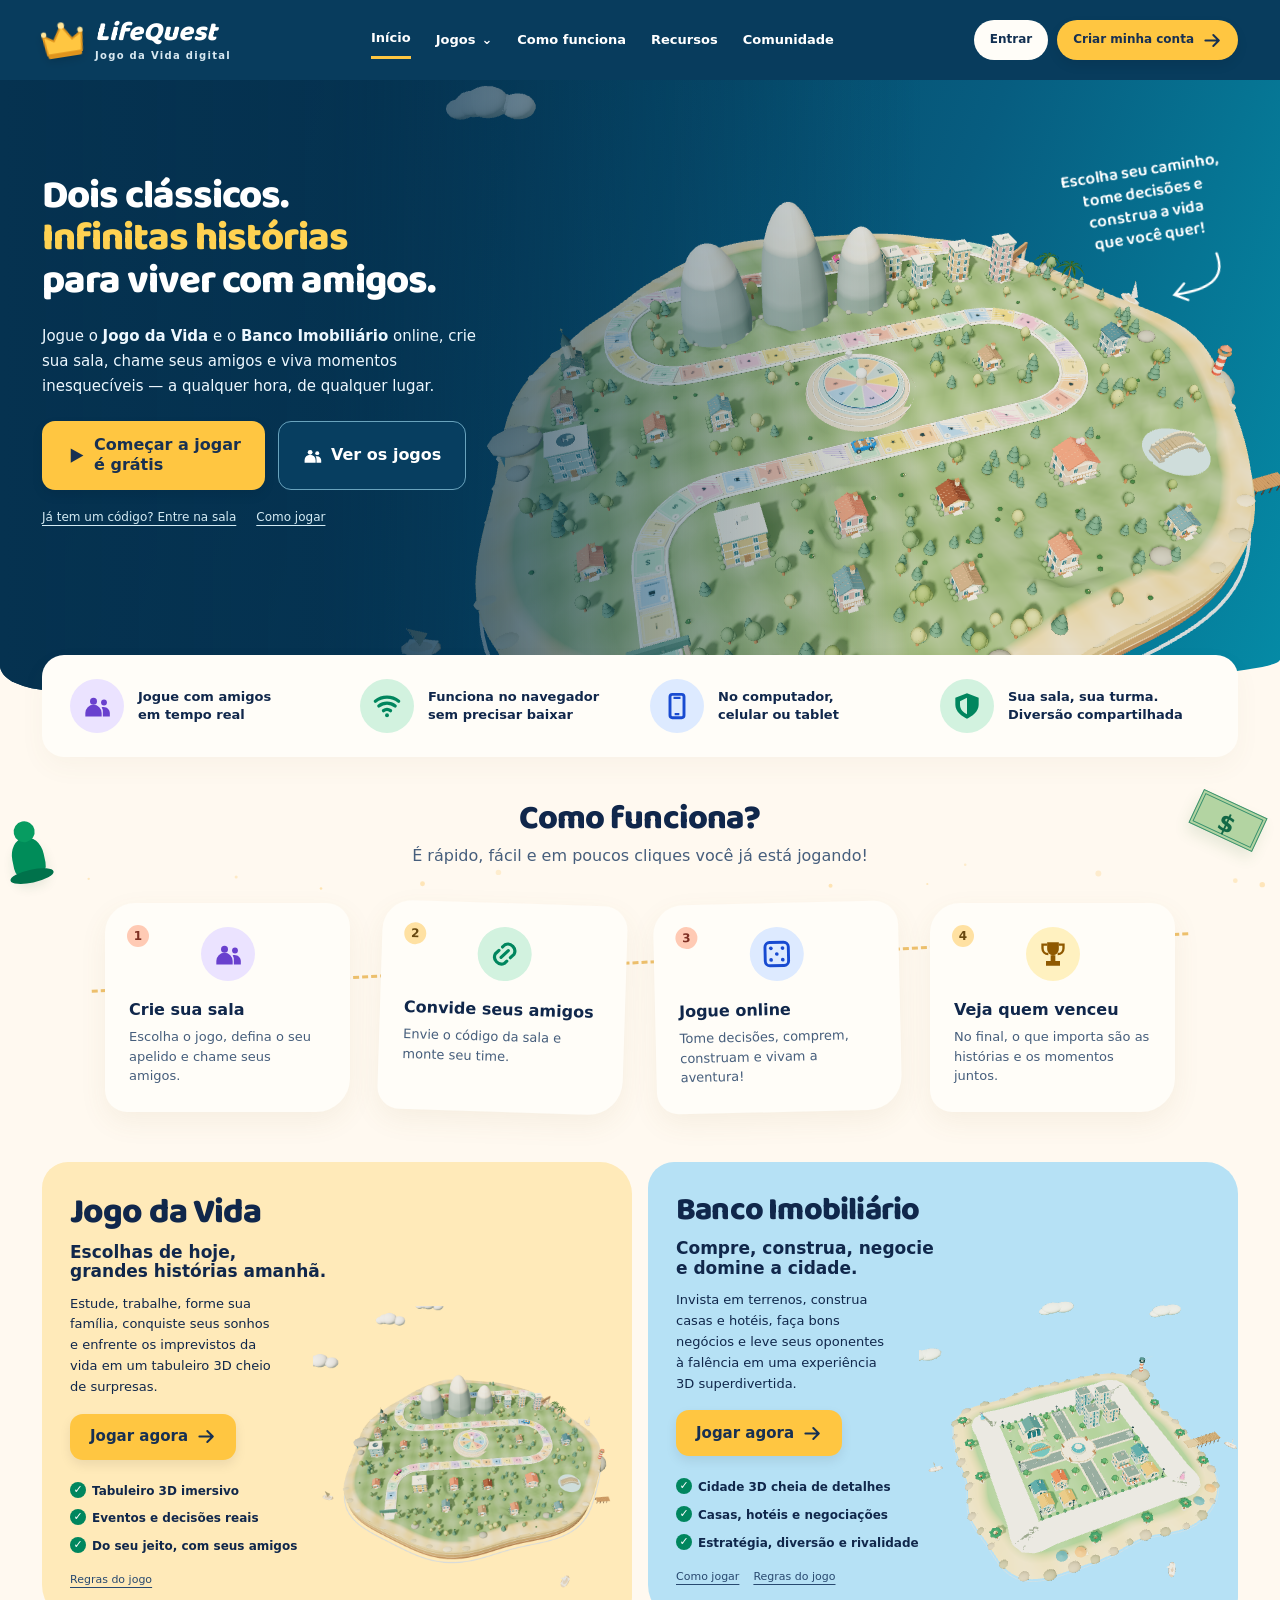
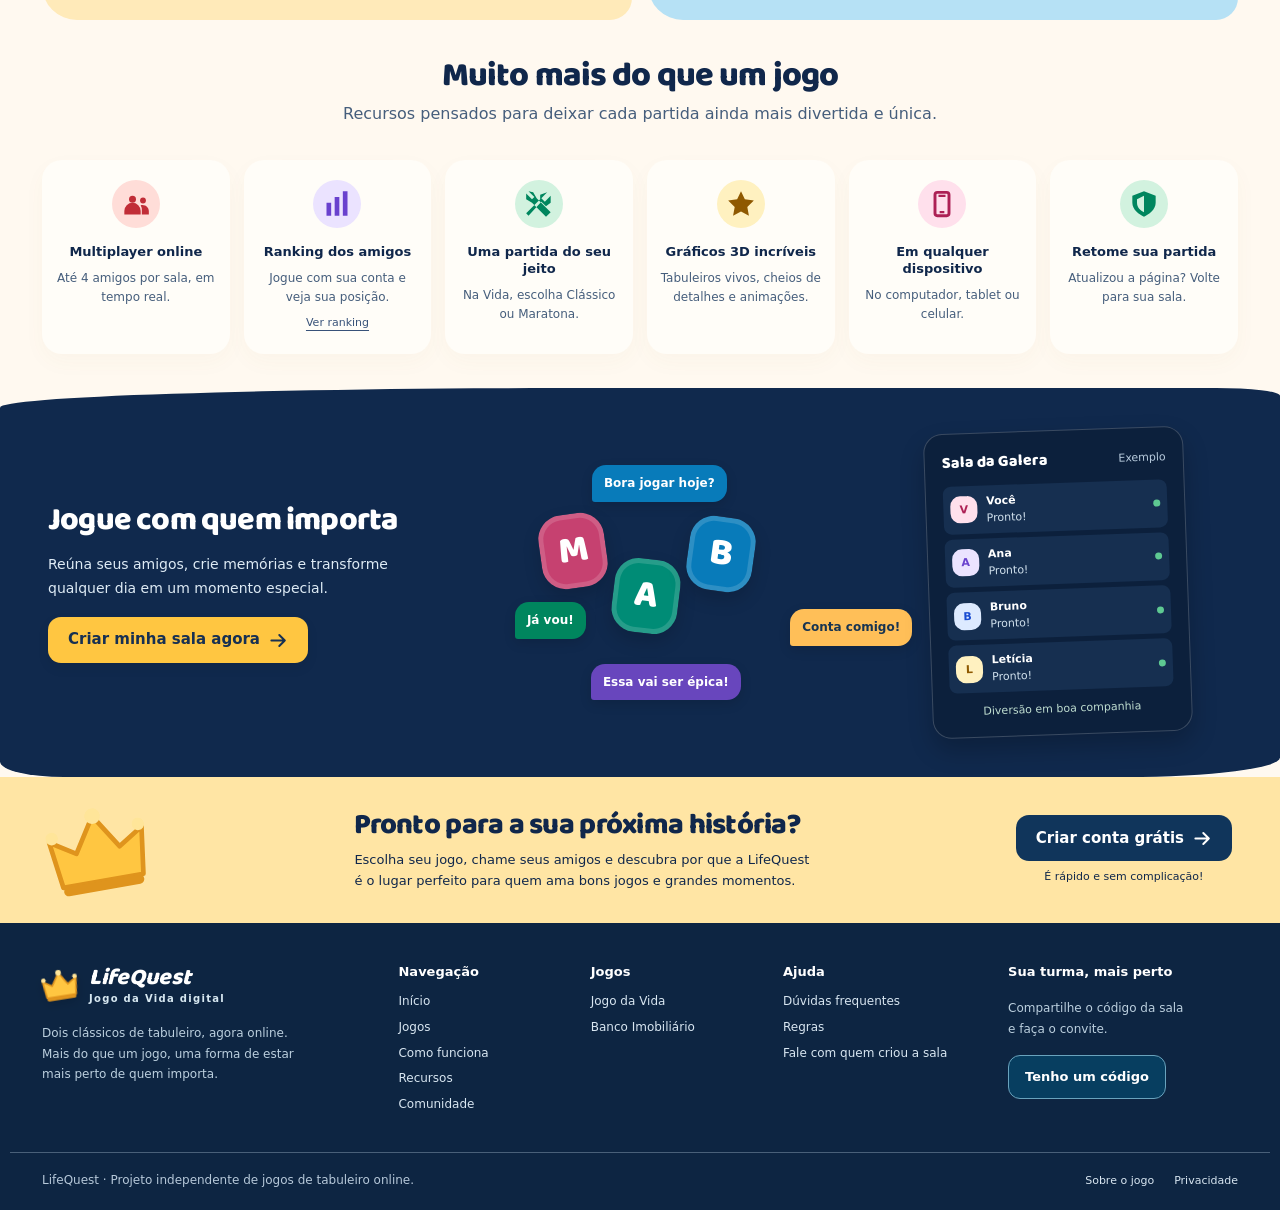
<file: index.html>
<!DOCTYPE html>
<html lang="pt-BR">
<head>
<meta charset="UTF-8"><meta name="viewport" content="width=device-width, initial-scale=1.0">
<title>LifeQuest — Dois clássicos. Infinitas histórias.</title>
<meta name="description" content="Jogue o Jogo da Vida e o Banco Imobiliário online com seus amigos. Crie uma sala e viva sua próxima história, direto no navegador.">
<link rel="stylesheet" href="css/style.css?v=20261002-recap-v1"><link rel="stylesheet" href="css/board3d.css">
<link rel="stylesheet" href="css/island.css?v=20261003-preview-orbit"><link rel="stylesheet" href="css/game.css?v=20261002-recap-v1"><link rel="stylesheet" href="css/motion.css?v=20261002-recap-v1">
</head>
<body>
<svg class="icon-library" xmlns="http://www.w3.org/2000/svg" aria-hidden="true"><defs>
<symbol id="i-users" viewBox="0 0 24 24"><circle cx="9" cy="8" r="3"/><circle cx="18" cy="9" r="2.5"/><path d="M2 21v-3a7 7 0 0 1 14 0v3zm15 0v-4a8 8 0 0 0-1-4c4-1 7 2 7 5v3z"/></symbol>
<symbol id="i-wifi" viewBox="0 0 24 24"><g fill="none" stroke="currentColor" stroke-width="2.8" stroke-linecap="round"><path d="M2 8a16 16 0 0 1 20 0M5 12a11 11 0 0 1 14 0M9 16a5 5 0 0 1 6 0"/></g><circle cx="12" cy="20" r="1.7"/></symbol>
<symbol id="i-phone" viewBox="0 0 24 24"><rect x="6" y="2" width="12" height="20" rx="2" fill="none" stroke="currentColor" stroke-width="2.5"/><path d="M9 5h6M10 19h4" stroke="currentColor" stroke-width="2"/></symbol>
<symbol id="i-shield" viewBox="0 0 24 24"><path d="M12 1 22 5v6c0 6-6 10-10 12C8 21 2 17 2 11V5zm0 4-6 3v3c0 4 3 7 6 8z"/></symbol>
<symbol id="i-link" viewBox="0 0 24 24"><g fill="none" stroke="currentColor" stroke-width="2.7" stroke-linecap="round"><path d="m9 15 6-6m-5-3 2-2a6 6 0 0 1 8 8l-3 3m-3 3-2 2a6 6 0 0 1-8-8l3-3"/></g></symbol>
<symbol id="i-dice" viewBox="0 0 24 24"><rect x="2" y="2" width="20" height="20" rx="4" fill="none" stroke="currentColor" stroke-width="2.5"/><circle cx="7" cy="7" r="1.6"/><circle cx="17" cy="7" r="1.6"/><circle cx="12" cy="12" r="1.6"/><circle cx="7" cy="17" r="1.6"/><circle cx="17" cy="17" r="1.6"/></symbol>
<symbol id="i-trophy" viewBox="0 0 24 24"><path d="M7 2h10v6a5 5 0 0 1-10 0zM10 13h4v5h4v4H6v-4h4z"/><path d="M7 4H3v3c0 3 2 5 5 5m9-8h4v3c0 3-2 5-5 5" fill="none" stroke="currentColor" stroke-width="2"/></symbol>
<symbol id="i-chart" viewBox="0 0 24 24"><path d="M3 22V11h4v11zm7 0V6h4v16zm7 0V1h4v21z"/></symbol>
<symbol id="i-star" viewBox="0 0 24 24"><path d="m12 1 3.3 7 7.7 1-5.6 5.5 1.4 7.6-6.8-3.6-6.8 3.6 1.4-7.6L1 9l7.7-1z"/></symbol>
<symbol id="i-tools" viewBox="0 0 24 24"><path d="m3 1 5 5-2 2-5-5v5l5 3 12 12 4-4L10 7 7 2zm16 1-5 5 3 3 5-5v6l-4 3-4-4L3 22l-2-2L13 8V4z"/></symbol>
<symbol id="i-play" viewBox="0 0 24 24"><path d="m6 3 16 9L6 21z"/></symbol>
<symbol id="i-arrow" viewBox="0 0 24 24"><path d="M3 12h17m-7-7 7 7-7 7" fill="none" stroke="currentColor" stroke-width="2.5" stroke-linecap="round" stroke-linejoin="round"/></symbol>
<symbol id="i-crown" viewBox="0 0 32 28"><path d="M3 24 1 9l8 5L16 3l7 11 8-5-2 15z" fill="#ffc641" stroke="#df941d" stroke-width="1.5" stroke-linejoin="round"/><circle cx="2" cy="8" r="2" fill="#ffe599"/><circle cx="16" cy="3" r="2.5" fill="#ffe599"/><circle cx="30" cy="8" r="2" fill="#ffe599"/><rect x="3" y="24" width="26" height="3" rx="1.5" fill="#df941d"/></symbol>
</defs></svg>
<canvas id="fx" aria-hidden="true"></canvas>
<header class="topbar"><div class="wrap">
<a class="logo" href="#" data-nav="landing" aria-label="LifeQuest, início"><svg class="logo-mark" viewBox="0 0 32 28" aria-hidden="true"><use href="#i-crown"/></svg><span class="logo-word">LifeQuest<small>Jogo da Vida digital</small></span></a>
<nav class="lq-nav" aria-label="Navegação"><a href="#" data-nav="landing" class="active">Início</a><details class="games-menu"><summary>Jogos</summary><div><a href="#lifeGame" data-scroll="lifeGame">Jogo da Vida</a><a href="#monoGame" data-scroll="monoGame">Banco Imobiliário</a></div></details><a href="#howSection" id="navHow">Como funciona</a><a href="#aboutSection" id="navAbout">Recursos</a><a href="#communitySection" data-scroll="communitySection">Comunidade</a><a href="#" id="navRules" class="game-nav-only">Regras</a></nav>
<div class="top-actions"><button class="btn btn-sm btn-ghost game-nav-only" id="btnRulesTop">Regras</button><button class="btn btn-sm btn-ghost game-nav-only" id="btnRankingTop">Ranking</button><button class="btn btn-sm btn-ghost game-nav-only" id="btnSound" aria-pressed="true">Som: ON</button><button class="btn btn-sm btn-white" id="btnAccount">Entrar</button><button class="btn btn-sm btn-primary" data-account="register">Criar minha conta <svg class="ic" aria-hidden="true"><use href="#i-arrow"/></svg></button></div>
</div></header>
<main class="wrap">
<section id="screen-landing" class="screen active" aria-label="Página inicial">
<div class="lq-hero"><div class="island-wrap hero-island hero-bg" id="heroIsland" aria-label="Prévia 3D da ilha LifeQuest"><img class="preview-fallback" src="assets/images/life-island.png?v=20261004-craft-final" alt="" width="900" height="800"><div class="island-loader" id="heroLoader">Preparando sua próxima aventura…</div></div><div class="hero-scrim" aria-hidden="true"></div>
<div class="hero-copy"><h1>Dois clássicos.<br><span class="y">Infinitas histórias</span><br>para viver com amigos.</h1><p class="lead">Jogue o <strong>Jogo da Vida</strong> e o <strong>Banco Imobiliário</strong> online, crie sua sala, chame seus amigos e viva momentos inesquecíveis — a qualquer hora, de qualquer lugar.</p><div class="lq-cta"><button class="btn btn-primary btn-large" id="btnGoCreate" data-scroll="gamesSection"><svg class="ic" aria-hidden="true"><use href="#i-play"/></svg>Começar a jogar<br>é grátis</button><button class="btn btn-ocean btn-large" data-scroll="gamesSection"><svg class="ic" aria-hidden="true"><use href="#i-users"/></svg>Ver os jogos</button></div><div class="hero-links"><a href="#" id="btnGoJoin" data-goto="join" data-game="life">Já tem um código? Entre na sala</a><a href="#" id="btnHow">Como jogar</a></div></div><p class="hero-note">Escolha seu caminho,<br>tome decisões e<br>construa a vida<br>que você quer!<svg viewBox="0 0 90 60" aria-hidden="true"><path d="M70 2c8 35-20 43-56 43m10-12L10 45l16 9" fill="none" stroke="currentColor" stroke-width="3" stroke-linecap="round"/></svg></p></div>
<div class="trust-strip"><div><span class="icon-disc violet"><svg class="ic"><use href="#i-users"/></svg></span><b>Jogue com amigos<br>em tempo real</b></div><div><span class="icon-disc mint"><svg class="ic"><use href="#i-wifi"/></svg></span><b>Funciona no navegador<br>sem precisar baixar</b></div><div><span class="icon-disc blue"><svg class="ic"><use href="#i-phone"/></svg></span><b>No computador,<br>celular ou tablet</b></div><div><span class="icon-disc mint"><svg class="ic"><use href="#i-shield"/></svg></span><b>Sua sala, sua turma.<br>Diversão compartilhada</b></div></div>
<section class="how-section" id="howSection" aria-labelledby="howTitle"><div class="section-heading"><h2 id="howTitle">Como funciona?</h2><p>É rápido, fácil e em poucos cliques você já está jogando!</p></div><div class="steps-path"><article class="lq-step"><span class="step-number">1</span><span class="icon-disc violet"><svg class="ic"><use href="#i-users"/></svg></span><h3>Crie sua sala</h3><p>Escolha o jogo, defina o seu apelido e chame seus amigos.</p></article><article class="lq-step"><span class="step-number">2</span><span class="icon-disc mint"><svg class="ic"><use href="#i-link"/></svg></span><h3>Convide seus amigos</h3><p>Envie o código da sala e monte seu time.</p></article><article class="lq-step"><span class="step-number">3</span><span class="icon-disc blue"><svg class="ic"><use href="#i-dice"/></svg></span><h3>Jogue online</h3><p>Tome decisões, comprem, construam e vivam a aventura!</p></article><article class="lq-step"><span class="step-number">4</span><span class="icon-disc honey"><svg class="ic"><use href="#i-trophy"/></svg></span><h3>Veja quem venceu</h3><p>No final, o que importa são as histórias e os momentos juntos.</p></article></div><div class="toy-pawn pawn-green" aria-hidden="true"></div><div class="toy-ticket" aria-hidden="true">$</div></section>
<section class="games-grid" id="gamesSection" aria-label="Escolha seu jogo"><article class="game-card game-life" id="lifeGame"><div class="game-copy"><h2>Jogo da Vida</h2><h3>Escolhas de hoje,<br>grandes histórias amanhã.</h3><p>Estude, trabalhe, forme sua família, conquiste seus sonhos e enfrente os imprevistos da vida em um tabuleiro 3D cheio de surpresas.</p><button class="btn btn-primary" data-goto="create" data-game="life">Jogar agora <svg class="ic"><use href="#i-arrow"/></svg></button><ul class="game-checks"><li>Tabuleiro 3D imersivo</li><li>Eventos e decisões reais</li><li>Do seu jeito, com seus amigos</li></ul><div class="game-links"><a id="btnDemoRules2" href="#">Regras do jogo</a></div></div><div class="game-art live-life" id="lifePreview" aria-label="Prévia completa do Jogo da Vida com rotação automática."><img src="assets/images/life-island.png?v=20261004-craft-final" alt="O tabuleiro real do Jogo da Vida, com ilha, roleta e caminho colorido" width="900" height="800" loading="lazy"></div></article>
<article class="game-card game-mono" id="monoGame"><div class="game-copy"><h2>Banco Imobiliário</h2><h3>Compre, construa, negocie<br>e domine a cidade.</h3><p>Invista em terrenos, construa casas e hotéis, faça bons negócios e leve seus oponentes à falência em uma experiência 3D superdivertida.</p><button class="btn btn-primary" data-goto="create" data-game="mono">Jogar agora <svg class="ic"><use href="#i-arrow"/></svg></button><ul class="game-checks"><li>Cidade 3D cheia de detalhes</li><li>Casas, hotéis e negociações</li><li>Estratégia, diversão e rivalidade</li></ul><div class="game-links"><a href="#" id="btnMonoHow">Como jogar</a><a href="#" data-mono-rules>Regras do jogo</a></div></div><div class="game-art live-city" id="monoPreview" aria-label="Prévia completa do Banco Imobiliário com rotação automática."><img src="assets/images/mono-island.png" alt="Ilha-cidade real do Banco Imobiliário" width="900" height="800" loading="lazy"><div class="island-loader" id="monoLoader">Preparando cidade…</div></div></article></section>
<section class="resources-section" id="aboutSection" aria-labelledby="resourcesTitle"><div class="section-heading"><h2 id="resourcesTitle">Muito mais do que um jogo</h2><p>Recursos pensados para deixar cada partida ainda mais divertida e única.</p></div><div class="resources-grid"><article><span class="icon-disc coral"><svg class="ic"><use href="#i-users"/></svg></span><h3>Multiplayer online</h3><p>Até 4 amigos por sala, em tempo real.</p></article><article><span class="icon-disc violet"><svg class="ic"><use href="#i-chart"/></svg></span><h3>Ranking dos amigos</h3><p>Jogue com sua conta e veja sua posição.</p><button class="text-link" data-ranking>Ver ranking</button></article><article><span class="icon-disc mint"><svg class="ic"><use href="#i-tools"/></svg></span><h3>Uma partida do seu jeito</h3><p>Na Vida, escolha Clássico ou Maratona.</p></article><article><span class="icon-disc honey"><svg class="ic"><use href="#i-star"/></svg></span><h3>Gráficos 3D incríveis</h3><p>Tabuleiros vivos, cheios de detalhes e animações.</p></article><article><span class="icon-disc rose"><svg class="ic"><use href="#i-phone"/></svg></span><h3>Em qualquer dispositivo</h3><p>No computador, tablet ou celular.</p></article><article><span class="icon-disc mint"><svg class="ic"><use href="#i-shield"/></svg></span><h3>Retome sua partida</h3><p>Atualizou a página? Volte para sua sala.</p></article></div></section>
<section class="community-section" id="communitySection"><div class="community-copy"><h2>Jogue com quem importa</h2><p>Reúna seus amigos, crie memórias e transforme qualquer dia em um momento especial.</p><button class="btn btn-primary" data-scroll="gamesSection">Criar minha sala agora <svg class="ic"><use href="#i-arrow"/></svg></button></div><div class="friends-scene" aria-hidden="true"><span class="speech speech-blue">Bora jogar hoje?</span><span class="friend friend-one">M</span><span class="friend friend-two">A</span><span class="friend friend-three">B</span><span class="speech speech-green">Já vou!</span><span class="speech speech-gold">Conta comigo!</span><span class="speech speech-purple">Essa vai ser épica!</span></div><div class="demo-lobby" aria-label="Exemplo ilustrativo de uma sala"><div class="demo-title">Sala da Galera <small>Exemplo</small></div><div><span class="mini-avatar rose">V</span><b>Você<small>Pronto!</small></b><i></i></div><div><span class="mini-avatar violet">A</span><b>Ana<small>Pronto!</small></b><i></i></div><div><span class="mini-avatar blue">B</span><b>Bruno<small>Pronto!</small></b><i></i></div><div><span class="mini-avatar honey">L</span><b>Letícia<small>Pronto!</small></b><i></i></div><span class="demo-start">Diversão em boa companhia</span></div></section>
<section class="final-cta"><svg class="cta-crown" viewBox="0 0 32 28" aria-hidden="true"><use href="#i-crown"/></svg><div><h2>Pronto para a sua próxima história?</h2><p>Escolha seu jogo, chame seus amigos e descubra por que a LifeQuest<br>é o lugar perfeito para quem ama bons jogos e grandes momentos.</p></div><div class="cta-account"><button class="btn btn-navy" data-account="register">Criar conta grátis <svg class="ic"><use href="#i-arrow"/></svg></button><small>É rápido e sem complicação!</small></div></section>
</section>
<section id="screen-auth" class="screen" aria-label="Criar ou entrar"><div class="section-heading"><h1>Sua próxima história começa aqui</h1><p>Crie uma sala ou entre com o código de um amigo. Conta é opcional.</p></div><div class="grid3 auth-grid"><div class="panel"><h2 class="h2">Criar sala</h2><p class="sub">Você reúne a turma. <b id="authGame">Sala de Jogo da Vida</b></p><div class="form"><label for="createName">Seu apelido</label><input id="createName" maxlength="24" placeholder="Como seus amigos te chamam?" autocomplete="nickname"><div class="row avatar-selection" role="radiogroup" aria-label="Cor da peça"><button class="btn btn-sm avatar-pick" data-color="#E84393" data-emoji="R" style="background:#E84393;color:#fff" aria-label="Peça rosa" role="radio" aria-checked="true">R</button><button class="btn btn-sm avatar-pick" data-color="#0984E3" data-emoji="B" style="background:#0984E3;color:#fff" aria-label="Peça azul" role="radio" aria-checked="false">B</button><button class="btn btn-sm avatar-pick" data-color="#00B894" data-emoji="G" style="background:#00B894;color:#fff" aria-label="Peça verde" role="radio" aria-checked="false">G</button><button class="btn btn-sm avatar-pick" data-color="#E17055" data-emoji="Y" style="background:#E17055;color:#fff" aria-label="Peça laranja" role="radio" aria-checked="false">Y</button></div><button class="btn btn-primary" id="btnCreate">Criar minha sala</button><span id="createMsg" class="sub" role="status"></span></div></div><div class="panel"><h2 class="h2">Tenho um código</h2><p class="sub">Sua turma já está esperando por você.</p><div class="form"><label for="joinCode">Código da sala</label><input id="joinCode" maxlength="6" placeholder="Ex.: A7K9P2" style="text-transform:uppercase" autocomplete="off"><label for="joinName">Seu apelido</label><input id="joinName" maxlength="24" placeholder="Seu nome na partida" autocomplete="nickname"><button class="btn btn-blue" id="btnJoin">Entrar na sala</button><span id="joinMsg" class="sub" role="status"></span></div></div><div class="panel reconnect-panel"><svg class="ic reconnect-icon" aria-hidden="true"><use href="#i-link"/></svg><h2 class="h2">Voltar à partida</h2><p class="sub">Atualizou a página? Continue de onde parou.</p><div class="form"><button class="btn btn-ghost" id="btnReconnect">Retomar minha sala</button><span id="reMsg" class="sub" role="status"></span><p class="sub">Use o mesmo navegador em que você entrou na sala.</p></div></div></div></section>
<section id="screen-lobby" class="screen" aria-label="Lobby da sala"><div class="panel lobby-panel"><div class="row lobby-heading"><div><h1 class="h2">Sala da galera</h1><p class="sub" id="lobbySub">Compartilhe o código e reúna até 3 amigos.</p></div><button class="btn btn-sm btn-ghost" data-nav="landing">Voltar ao início</button></div><div class="lobby-grid"><div><label class="code-label" for="btnCopy">Este é o código da sua sala</label><div class="code-big" id="lobbyCode">------</div><div class="row"><button class="btn" id="btnCopy">Copiar código</button><span class="sub" id="lobbyCount">0/4 jogadores</span></div><div class="size-options" role="radiogroup" aria-label="Tamanho do tabuleiro"><button class="btn btn-sm btn-ghost size-pick" data-size="40" title="Partida rápida, aproximadamente 10 minutos">Clássico 40</button><button class="btn btn-sm btn-ghost size-pick" data-size="60" title="Partida completa, aproximadamente 25 minutos">Maratona 60</button><span class="sub" id="lobbySize">Maratona 60</span></div><div class="lobby-start"><button class="btn btn-primary" id="btnStart">Iniciar jogo</button><span class="sub" id="lobbyMsg" role="status"></span></div><p class="sub">Com 2 a 4 jogadores, quem criou a sala pode começar.</p></div><div><h2>Quem vai jogar?</h2><div class="players" id="lobbyPlayers"></div></div></div></div></section>
<section id="screen-game" class="screen game-full" aria-label="Partida"><div class="turn-banner slim" id="turnBanner"><small>Turno</small><span id="turnText">—</span></div><div class="game-stage"><div id="board" aria-label="Ilha 3D LIFE QUEST: caminho do início à aposentadoria"></div><div class="map-legend" aria-hidden="true"><span>Início</span><span>Salário</span><span>Carreira</span><span>Evento</span><span>Sorte</span><span>Casa</span><span>Família</span><span>Imposto</span><span>Escolha</span><span>Fim</span></div><div class="tile-key" aria-hidden="true"><span><i style="background:#4d96ff"></i>Carreira</span><span><i style="background:#ff7ab8"></i>Família</span><span><i style="background:#2ee6a8"></i>Dinheiro</span><span><i style="background:#ffd76e"></i>Evento</span><span><i style="background:#b79dff"></i>Decisão</span><span><i style="background:#ffc531"></i>Sorte</span><span><i style="background:#e17055"></i>Aposentadoria</span></div><aside class="rail rail-left" aria-label="Jogadores e roleta"><div class="players compact" id="gamePlayers"></div><div class="spin-box"><div class="roulette mini" id="roulette" role="img" aria-label="Roleta de 1 a 10"><div class="roulette-hub" id="rouletteHub">?</div></div><button class="btn btn-primary" id="btnSpin">Girar roleta</button><span class="sub" id="spinMsg" role="status"></span></div></aside><aside class="rail rail-right" aria-label="Painel da partida"><div class="tabs" role="tablist" aria-label="Abas do painel"><button role="tab" aria-selected="true" data-tab="panel" class="on">Sua jornada</button><button role="tab" aria-selected="false" data-tab="feed">Aconteceu <b id="feedBadge" class="badge" hidden></b></button><button role="tab" aria-selected="false" data-tab="actions">Ações</button></div><div class="tabpage" data-page="panel" role="tabpanel"><div id="mePanel" class="sub">—</div></div><div class="tabpage" data-page="feed" role="tabpanel" hidden><div class="feed" id="feed" aria-live="polite"></div></div><div class="tabpage" data-page="actions" role="tabpanel" hidden><div class="row"><button class="btn btn-sm btn-ghost" id="btnRulesIn">Regras</button><button class="btn btn-sm btn-ghost" id="btnLeave">Sair</button><button class="btn btn-sm btn-ghost" id="btnNewMid" title="Só quem criou a sala">Nova partida</button></div><div class="row"><button class="btn btn-sm btn-green" id="btnCar" disabled title="Carro de 6 lugares por $25.000">Carro 6 lugares • $25.000</button></div><span class="sub" id="carMsg" role="status"></span></div></aside><div class="event-overlay" id="eventPanel" hidden><div class="event-card" role="dialog" aria-modal="true" aria-labelledby="eventTitle"><button class="event-close" id="eventClose" aria-label="Fechar aviso" hidden>×</button><h3 id="eventTitle">Evento</h3><p id="eventText"></p><div class="choices" id="eventChoices"></div><p class="pick-hint" id="pickHint">Pressione <span class="kbd">1</span>–<span class="kbd">4</span> para escolher</p></div></div></div></section>
<section id="screen-mono" class="screen game-full" aria-label="Banco Imobiliário"><div class="turn-banner slim" id="monoTurnBanner"><small>Turno</small><span id="monoTurnText">—</span></div><div class="game-stage"><div id="monoBoard" aria-label="Cidade 3D do Banco Imobiliário"></div><aside class="rail rail-left" aria-label="Jogadores e dados"><div class="players compact" id="monoPlayers"></div><div class="spin-box"><button class="btn btn-primary" id="btnRoll">Rolar dados</button><span class="sub" id="rollMsg" role="status"></span></div></aside><aside class="rail rail-right" aria-label="Painel do Banco Imobiliário"><div class="tabs" role="tablist" aria-label="Abas"><button role="tab" aria-selected="true" data-mtab="panel" class="on">Patrimônio</button><button role="tab" aria-selected="false" data-mtab="feed">Aconteceu <b id="monoFeedBadge" class="badge" hidden></b></button><button role="tab" aria-selected="false" data-mtab="actions">Ações</button></div><div class="tabpage" data-mpage="panel" role="tabpanel"><div id="monoPanel" class="sub">—</div></div><div class="tabpage" data-mpage="feed" role="tabpanel" hidden><div class="feed" id="monoFeed" aria-live="polite"></div></div><div class="tabpage" data-mpage="actions" role="tabpanel" hidden><div class="row"><button class="btn btn-sm btn-ghost" id="btnMonoRules">Regras</button><button class="btn btn-sm btn-ghost" id="btnMonoLeave">Sair</button><button class="btn btn-sm btn-ghost" id="btnMonoNew" title="Só quem criou a sala">Nova partida</button></div><div id="monoTradeBox"></div></div></aside><div class="event-overlay" id="monoEventPanel" hidden><div class="event-card" role="dialog" aria-modal="true" aria-labelledby="monoEventTitle"><button class="event-close" id="monoEventClose" aria-label="Fechar aviso" hidden>×</button><h3 id="monoEventTitle">Evento</h3><p id="monoEventText"></p><div class="choices" id="monoEventChoices"></div><div id="monoBidBox"></div><p class="pick-hint" id="monoPickHint" hidden>Pressione <span class="kbd">1</span>–<span class="kbd">4</span> para escolher</p></div></div></div></section>
<section id="screen-final" class="screen" aria-label="Resultado final"><div class="panel result-panel"><div class="result-trophy" aria-hidden="true">🏆</div><h1 class="h2">Uma história para contar!</h1><p class="sub" id="finalSub">Riqueza = dinheiro + casa + $10.000 por filho + $5.000 esposa + bônus de chegada.</p><div id="finalRank"></div><div class="row result-actions"><button class="btn btn-primary" id="btnNewFinal">Jogar de novo</button><button class="btn btn-ghost" id="btnExitFinal">Sair da sala</button></div></div></section>
</main>
<footer class="footer"><div class="wrap footer-grid"><div><a class="logo" href="#" data-nav="landing"><svg class="logo-mark" viewBox="0 0 32 28" aria-hidden="true"><use href="#i-crown"/></svg><span class="logo-word">LifeQuest<small>Jogo da Vida digital</small></span></a><p>Dois clássicos de tabuleiro, agora online.<br>Mais do que um jogo, uma forma de estar<br>mais perto de quem importa.</p></div><div><h3>Navegação</h3><a href="#" data-nav="landing">Início</a><a href="#gamesSection" data-scroll="gamesSection">Jogos</a><a href="#howSection" data-scroll="howSection">Como funciona</a><a href="#aboutSection" data-scroll="aboutSection">Recursos</a><a href="#communitySection" data-scroll="communitySection">Comunidade</a></div><div><h3>Jogos</h3><a href="#lifeGame" data-scroll="lifeGame">Jogo da Vida</a><a href="#monoGame" data-scroll="monoGame">Banco Imobiliário</a></div><div><h3>Ajuda</h3><button class="text-link" data-help="faq">Dúvidas frequentes</button><button class="text-link" data-help="rules">Regras</button><button class="text-link" data-help="contact">Fale com quem criou a sala</button></div><div><h3>Sua turma, mais perto</h3><p>Compartilhe o código da sala<br>e faça o convite.</p><button class="btn btn-sm btn-ocean" data-goto="join" data-game="life">Tenho um código</button></div></div><div class="wrap footer-bottom"><small>LifeQuest · Projeto independente de jogos de tabuleiro online.</small><div><button class="text-link" data-help="terms">Sobre o jogo</button><button class="text-link" data-help="privacy">Privacidade</button></div></div></footer>
<div class="modal" id="modal" role="dialog" aria-modal="true" aria-labelledby="modalTitle"><div class="modal-card"><h2 id="modalTitle">Regras</h2><div id="modalBody"></div><div class="row modal-actions"><button class="btn" id="btnCloseModal">Fechar</button></div></div></div><div class="toast-zone" id="toasts" aria-live="polite"></div>
<script src="js/api.js"></script><script src="js/sound.js"></script><script src="assets/js/three.min.js"></script><script src="js/island-world.js?v=20261004-craft-final"></script><script src="js/map-controls.js?v=20261003-preview-orbit"></script><script src="js/island-map.js?v=20261004-craft-final"></script><script src="js/motion.js?v=20261002-recap-v1"></script><script src="js/monocity.js?v=20261003-preview-orbit"></script><script src="js/board.js"></script><script src="js/multiplayer-rolls.js?v=20261003-preview-orbit"></script><script src="js/game.js?v=20261003-preview-orbit"></script><script src="js/mono.js?v=20261003-preview-orbit"></script><script src="js/app.js?v=20261002-life-preview"></script>
</body></html>
</file>
<file: css/style.css>
/* LifeQuest — papel claro, tinta azul e peças amarelas. */
@font-face{font-family:"Baloo 2";src:url("../assets/fonts/baloo2-800.ttf") format("truetype");font-weight:800;font-style:normal;font-display:swap}
@font-face{font-family:"Baloo 2";src:url("../assets/fonts/baloo2-600.ttf") format("truetype");font-weight:600 700;font-style:normal;font-display:swap}
:root{--bg0:#fff9f0;--bg1:#f6eddf;--card:#fffdf8;--glass:#edf1f4;--ink:#10274b;--muted:#465e7c;--gold:#ffc641;--green:#00865e;--pink:#ca366d;--blue:#087bba;--purple:#6941ce;--orange:#cd7541;--radius:20px;--shadow:0 12px 30px #583c1b12;--font:"Segoe UI",system-ui,-apple-system,Arial,sans-serif;--font-display:"Baloo 2","Segoe UI",sans-serif;--navy:#10274b;--paper:#fffdf8;--line:#dfd9cc}
*{box-sizing:border-box}html{scroll-behavior:smooth;scroll-padding-top:100px}body{margin:0;font-family:var(--font);color:var(--ink);font-size:16px;line-height:1.55;background:var(--bg0);min-height:100vh}button,input,select{font:inherit}button{cursor:pointer}a{color:inherit;text-underline-offset:4px}button,a{-webkit-tap-highlight-color:transparent}button:disabled{cursor:not-allowed}::selection{background:#ffe095;color:#10274b}input{caret-color:#087bba}*{scrollbar-width:thin;scrollbar-color:#b5c5ce #f4eee4}:focus-visible{outline:3px solid #168fca;outline-offset:4px}svg{display:inline-block}.icon-library{position:absolute;width:0;height:0;overflow:hidden}.ic{width:24px;height:24px;fill:currentColor;flex:none;vertical-align:middle}.wrap{max-width:1260px;padding:0 32px;margin:0 auto}.row{display:flex;gap:12px;align-items:center;flex-wrap:wrap}.screen{display:none;padding:48px 0 72px}.screen.active{display:block}.screen[hidden]{display:none}h1,h2,h3{color:var(--ink);line-height:1.15}h1,h2,.h2{font-family:var(--font-display);font-weight:800;letter-spacing:-.025em}h2,.h2{font-size:34px;margin:0 0 14px}h3{font-size:17px;font-weight:750;margin:0 0 8px}p{margin:0 0 16px}.sub{color:var(--muted);margin:0 0 18px;font-size:14px}small{font-size:12px}.section-heading{text-align:center;margin-bottom:34px}.section-heading h1{font-size:40px;margin:0 0 8px}.section-heading h2{margin-bottom:6px}.section-heading p{color:var(--muted);margin:0}.text-link{border:0;background:none;color:inherit;padding:0;cursor:pointer;text-align:left;font:inherit;text-decoration:underline;text-underline-offset:4px}.text-link:hover,a:hover{color:#087bba}
.btn{display:inline-flex;align-items:center;justify-content:center;gap:9px;min-height:46px;border:0;border-radius:13px;padding:12px 20px;background:#f3ecd9;color:var(--ink);font-weight:750;font-size:15px;line-height:1.3;text-decoration:none;transition:background-color .15s,transform .15s;white-space:normal}.btn:hover{background:#ece0c5;color:var(--ink);transform:translateY(-1px)}.btn:active{transform:translateY(1px)}.btn:disabled{opacity:.5;transform:none}.btn-primary{background:#ffc641;color:#173052;box-shadow:0 5px 12px #b87f2020}.btn-primary:hover{background:#ffb829}.btn-white{background:#fffdf8;color:#123052}.btn-white:hover{background:#e9f4fa}.btn-ghost{background:#f0f1ec;color:#334d6b}.btn-ghost:hover{background:#e0e8e8}.btn-blue{background:#087bba;color:#fff}.btn-blue:hover{background:#066497;color:#fff}.btn-green{background:#00865e;color:#fff}.btn-green:hover{background:#006b4b;color:#fff}.btn-pink{background:#ca366d;color:#fff}.btn-navy{background:#10355b;color:#fff}.btn-navy:hover{background:#174870;color:#fff}.btn-ocean{background:#073e60;color:#fff;border:1px solid #69a3bd}.btn-ocean:hover{background:#0c527b;color:#fff}.btn-sm{min-height:44px;padding:9px 16px;font-size:13px;border-radius:12px}.btn-large{font-size:16px;min-height:62px;padding:14px 24px}.btn .ic{width:19px;height:19px}
.topbar{position:sticky;top:0;z-index:50;background:#083c5d;color:#fff}.topbar .wrap{display:flex;gap:24px;align-items:center;min-height:80px}.logo{display:flex;align-items:center;gap:11px;text-decoration:none;flex-shrink:0}.logo:hover{color:inherit}.logo-mark{width:42px;height:40px;filter:drop-shadow(0 3px 5px #0002);transform:rotate(-9deg)}.logo-word{font-family:var(--font-display);font-weight:800;font-style:italic;font-size:27px;line-height:1;color:#fff;letter-spacing:0}.logo-word small{display:block;font-family:var(--font);font-style:normal;font-size:8px;letter-spacing:1.8px;font-weight:650;margin-top:5px;color:#d7e8f1}.lq-nav{display:flex;align-items:center;gap:25px;margin:auto;font-size:13px;font-weight:700}.lq-nav a,.games-menu summary{color:#fff;text-decoration:none;white-space:nowrap}.lq-nav a:hover,.games-menu summary:hover{color:#ffc641}.lq-nav .active{border-bottom:3px solid #ffc641;padding-bottom:7px;margin-top:7px}.top-actions{display:flex;align-items:center;gap:9px}.top-actions .btn{border-radius:24px;min-height:40px;font-size:12px}.game-nav-only{display:none!important}body.in-game .game-nav-only{display:inline-flex!important}body.in-game .lq-nav{display:none}body.in-game .top-actions{margin-left:auto}body.in-game [data-account="register"]{display:none}.games-menu{position:relative}.games-menu summary{cursor:pointer;list-style:none}.games-menu summary::after{content:"⌄";margin-left:6px}.games-menu summary::-webkit-details-marker{display:none}.games-menu>div{position:absolute;top:35px;left:-20px;min-width:205px;padding:12px;background:#fffdf8;color:#10274b;border-radius:12px;box-shadow:0 12px 28px #071a3430;z-index:60}.games-menu>div a{display:block;color:#10274b;padding:9px;border-radius:7px}.games-menu>div a:hover{background:#f5ecd9;color:#10274b}
.grid3{display:grid;grid-template-columns:repeat(3,minmax(0,1fr));gap:24px}.grid4{display:grid;grid-template-columns:repeat(4,minmax(0,1fr));gap:20px}.panel,.card{background:var(--paper);border:0;border-radius:var(--radius);padding:28px;box-shadow:var(--shadow)}.card h3{margin:8px 0}.form{display:grid;gap:14px;max-width:420px}.form .sub{margin:0}label{font-size:14px;font-weight:700}input,select{width:100%;min-height:48px;border:1px solid #c6d1d4;border-radius:10px;padding:12px 14px;background:#fff;color:var(--ink);font-size:16px}input:focus,select:focus{border-color:#168fca}input::placeholder{color:#5b6f85}input:disabled{background:#edf2f0;color:#40546c}.form .btn{width:100%}.avatar-selection .btn{width:46px;height:46px;border-radius:15px;box-shadow:none}.avatar-pick[aria-checked="true"]{outline:3px solid #173b58;outline-offset:3px}.reconnect-panel{background:#eaf3ef;align-self:start}.reconnect-icon{width:40px;height:40px;color:#00865e;margin-bottom:20px}.auth-grid{align-items:start}.code-label{display:block;margin-bottom:10px}.code-big{font-size:40px;font-weight:800;letter-spacing:7px;text-align:center;color:#10274b;background:#fff0c2;border:1px dashed #c29d46;border-radius:14px;padding:16px;margin-bottom:18px;font-variant-numeric:tabular-nums}.lobby-panel{max-width:1030px;margin:0 auto;padding:36px}.lobby-heading{justify-content:space-between;margin-bottom:28px}.lobby-grid{display:grid;grid-template-columns:1fr 1.1fr;gap:48px}.lobby-grid h2{font-size:26px}.size-options{display:flex;gap:9px;flex-wrap:wrap;margin:24px 0}.size-options .sub{width:100%;margin:0}.lobby-start{display:grid;gap:10px;margin:20px 0}.players{display:grid;gap:10px}.player-row{display:flex;gap:12px;align-items:center;background:#f1f3ee;border:0;border-radius:12px;padding:12px;font-size:14px}.player-row b,.rank b{overflow-wrap:anywhere}.avatar{width:44px;height:44px;flex:0 0 44px;display:grid;place-items:center;border:3px solid #fff;border-radius:15px;font-weight:800;font-size:19px;color:#fff;box-shadow:0 3px 8px #12304812}.pturn{display:inline-block;background:#dfe9ed;color:#244563;border:0;font-size:10px;font-weight:750;line-height:1.5;padding:3px 7px;border-radius:7px}.pturn.you{background:#ffe7a2;color:#57420d}.pturn.turn{background:#cfebda;color:#185936}.player-row.out{opacity:.55}.turn-banner{border-radius:14px;padding:13px;font-weight:750;text-align:center;background:#ecf2f2;color:var(--ink);border:0}.turn-banner.mine{background:#ffd369;color:#173052;box-shadow:none}.turn-banner small{font-size:12px;font-weight:600}.feed{background:#f2f4f0;border:0;border-radius:12px;padding:12px;max-height:320px;overflow:auto;font-size:13px}.feed>div{padding:10px 5px;border-bottom:1px solid #dce4e1}.feed>div:last-child{border:0}.feed .t{font-size:11px;color:var(--muted)}.kbd{background:#edf0e9;border:1px solid #d2dcd7;border-radius:5px;padding:1px 6px;font-size:12px}.game-layout{display:grid;grid-template-columns:280px 1fr 280px;gap:16px}.hud-side{display:grid;gap:12px}
.modal{position:fixed;inset:0;display:none;place-items:center;padding:24px;background:#091f3eb3;z-index:100}.modal.open{display:grid}.modal-card{max-width:580px;width:100%;max-height:90vh;overflow:auto;background:var(--paper);border:0;border-radius:24px;padding:30px;box-shadow:0 24px 60px #071c3533}.modal-card h2{font-size:30px}.modal-card p{color:var(--muted)}#modalBody{max-height:63vh;overflow:auto}.modal-actions{justify-content:flex-end;margin-top:22px}.choices{display:grid;gap:10px;margin-top:16px}.choice{background:#eef2ed;border:1px solid #d2ded6;border-radius:12px;padding:16px;color:var(--ink);text-align:left;min-height:54px}.choice:hover{background:#fff0c4;border-color:#d7ac40}.choice b{display:block;font-size:16px}.choice span{font-size:13px;color:var(--muted)}.toast-zone{position:fixed;bottom:20px;left:50%;transform:translateX(-50%);width:min(480px,92vw);display:grid;gap:8px;z-index:120}.toast{background:#fffdf8;color:#173052;border:1px solid #d9dfd5;border-radius:12px;padding:14px 18px;box-shadow:0 6px 24px #10274b20;font-size:14px}.toast.ok{border-color:#54a885}.toast.err{border-color:#c64d60}.result-panel{max-width:720px;margin:0 auto;text-align:center}.result-trophy{font-size:68px;line-height:1.3;margin-bottom:18px}.result-actions{justify-content:center;margin-top:26px}.rank{display:flex;align-items:center;gap:12px;background:#eff3ef;border:0;border-radius:12px;padding:14px;margin-top:12px;text-align:left;font-variant-numeric:tabular-nums}.rank.first{background:#fff0c6}.rank .pos{width:42px;flex:0 0 42px;font-family:var(--font-display);font-size:25px;font-weight:800;color:#835d18}.sr,.island-sr{position:absolute;width:1px;height:1px;overflow:hidden;clip:rect(0,0,0,0)}[hidden]{display:none!important}
.footer{background:#0d2542;color:#d8e6f1;padding:42px 0 0}.footer-grid{display:grid;grid-template-columns:2fr 1fr 1fr 1.2fr 1.4fr;gap:28px}.footer h3{color:#fff;font-size:13px;margin:0 0 12px}.footer p{font-size:12px;line-height:1.7;margin-top:18px;color:#bbcfde}.footer-grid>div>a:not(.logo),.footer .text-link{display:block;font-size:12px;text-decoration:none;margin:7px 0;color:#d8e6f1}.footer a:hover,.footer .text-link:hover{color:#ffc641}.footer .logo-word{font-size:23px}.footer .logo-mark{width:36px}.footer-bottom{display:flex;justify-content:space-between;gap:20px;border-top:1px solid #496079;margin-top:32px;padding-top:18px;padding-bottom:20px;font-size:11px;color:#b6c8d9}.footer-bottom>div{display:flex;gap:20px}.footer-bottom .text-link{font-size:11px;margin:0}body.in-game .footer{padding:0}body.in-game .footer-grid{display:none}body.in-game .footer-bottom{margin-top:0;border:0;justify-content:center;padding:16px}body.in-game .footer-bottom>div{display:none}
@media(max-width:1150px){.lq-nav{gap:15px;font-size:12px}.topbar .wrap{gap:14px}.top-actions .btn{padding:9px 12px}.footer-grid{grid-template-columns:2fr 1fr 1fr}}
@media(max-width:900px){.wrap{padding:0 24px}.lq-nav{gap:16px}.lq-nav>[data-scroll="communitySection"]{display:none}.top-actions>[data-account]{display:none}.auth-grid{grid-template-columns:1fr 1fr}.reconnect-panel{grid-column:1/-1}.game-layout{display:block}.lobby-grid{gap:26px}.footer-grid{grid-template-columns:2fr 1fr 1fr}}
@media(max-width:680px){html{scroll-padding-top:110px}.wrap{padding:0 20px}.topbar .wrap{min-height:98px;flex-wrap:wrap;justify-content:space-between;gap:8px;padding-top:12px;padding-bottom:10px}.logo-word{font-size:24px}.logo-mark{width:34px;height:32px}.top-actions{margin-left:auto}.top-actions .btn{padding:8px 13px}.lq-nav{order:3;width:100%;justify-content:space-between;font-size:12px;gap:14px;margin:0}.lq-nav .active{padding-bottom:4px;margin-top:4px}.topbar .lq-nav #navAbout{display:none}.screen{padding:28px 0 44px}.section-heading h1{font-size:30px}h2,.h2{font-size:29px}.grid3,.grid4,.auth-grid,.lobby-grid{grid-template-columns:1fr}.reconnect-panel{grid-column:auto}.panel{padding:24px}.lobby-panel{padding:24px}.lobby-heading{align-items:start}.code-big{font-size:32px;letter-spacing:5px}.footer-grid{grid-template-columns:1fr 1fr;gap:24px}.footer-grid>div:first-child{grid-column:1/-1}.footer-grid>div:last-child{grid-column:1/-1}.footer-bottom{display:block}.footer-bottom>div{margin-top:12px}.rank{gap:8px;padding:12px}.rank .avatar{width:34px;height:34px;flex-basis:34px}.rank .pos{flex-basis:30px;width:30px;font-size:21px}.rank>b:last-child{font-size:13px}.modal{padding:16px}.modal-card{padding:24px}.game-nav-only{font-size:11px!important}body.in-game .top-actions{gap:5px;flex-wrap:wrap;justify-content:flex-end}body.in-game .topbar .wrap{min-height:80px}body.in-game .logo{width:100%}}
.size-pick[aria-checked="true"]{outline:2px solid #173b58!important;background:#fff0c4}.mono-lobby .size-options{display:none}
.rank>b:last-child{white-space:nowrap;flex-shrink:0;overflow-wrap:normal}.rank>span:nth-child(3){min-width:0;flex:1}.player-row>span:nth-child(2){min-width:0;flex:1}
.avatar,.avatar-pick{color:var(--avatar-ink,#071729)!important}.logo-word small{font-size:10px;letter-spacing:1.3px}.btn-primary{box-shadow:0 5px 12px #00000014}.games-menu>div{box-shadow:0 12px 28px #00000030}
@media(prefers-reduced-motion:reduce){html{scroll-behavior:auto}*,*::before,*::after{animation:none!important;transition:none!important}}
</file>
<file: css/board3d.css>
/* LIFE QUEST — tabuleiro 3D, roleta 3D, pecas, cartas */
.board-stage{perspective:1200px; perspective-origin:50% 30%}
.board3d{
  transform:rotateX(46deg) rotateZ(-8deg); transform-style:preserve-3d;
  display:grid; grid-template-columns:repeat(10,1fr); gap:8px; padding:18px;
  background:linear-gradient(180deg,#2b3768,#1a2148 60%,#141b3d);
  border-radius:22px; border:1px solid #ffffff2a;
  box-shadow:0 40px 80px #000b, 0 2px 0 #ffffff33 inset, 0 -18px 40px #6c5ce722 inset;
  position:relative;
}
.board3d::before{ /* relevo / grama */
  content:""; position:absolute; inset:-24px; z-index:-1; border-radius:30px;
  background:
    radial-gradient(60px 30px at 12% 20%, #2ee6a855, transparent),
    radial-gradient(80px 34px at 82% 16%, #e8439344, transparent),
    radial-gradient(70px 30px at 70% 84%, #00b89444, transparent),
    linear-gradient(180deg,#1e5c46,#143b2f);
  box-shadow:0 30px 70px #000c; transform:translateZ(-34px);
}
.tile{
  min-height:74px; border-radius:12px; padding:6px; position:relative; transform-style:preserve-3d;
  background:linear-gradient(180deg,#ffffffee,#dbe4ff); color:#1a2148;
  border:1px solid #ffffff; box-shadow:0 10px 0 #0c1230, 0 16px 26px #0009;
  font-size:11px; font-weight:800; line-height:1.2; display:flex; flex-direction:column; gap:2px;
  transform:translateZ(10px); transition:transform .2s, box-shadow .2s;
}
.tile small{font-weight:700; color:#4a5588; font-size:10px}
.tile .n{position:absolute; top:4px; right:6px; font-size:10px; color:#8b94c4}
.tile.payday{background:linear-gradient(180deg,#c9ffe9,#8ff0c6)}
.tile.carreira{background:linear-gradient(180deg,#d6e6ff,#9dc0ff)}
.tile.casa{background:linear-gradient(180deg,#ffe9c4,#ffc98a)}
.tile.familia{background:linear-gradient(180deg,#ffd3e6,#ff9ec4)}
.tile.sorte{background:linear-gradient(180deg,#fff3b0,#ffd76e)}
.tile.imposto{background:linear-gradient(180deg,#ffc9c9,#ff9a9a)}
.tile.escolha{background:linear-gradient(180deg,#e3d4ff,#b79dff)}
.tile.inicio{background:linear-gradient(180deg,#2ee6a8,#00b894); color:#04251c}
.tile.aposentadoria{background:linear-gradient(180deg,#fdcb6e,#ff8f6b); color:#2b1200}
.tile.active{outline:3px solid #fff; transform:translateZ(26px) scale(1.04); box-shadow:0 18px 0 #0c1230, 0 26px 44px #000a}
.pawns{position:absolute; left:4px; bottom:4px; display:flex; gap:3px}
.pawn{width:22px; height:22px; border-radius:8px 8px 6px 6px; display:grid; place-items:center; font-size:12px; font-weight:900; color:#0b1023;
  box-shadow:0 6px 10px #0008, 0 2px 0 #fff inset; transform:translateZ(22px); border:1px solid #0003; animation:bob 2.2s ease-in-out infinite}
@keyframes bob{0%,100%{margin-bottom:0}50%{margin-bottom:3px}}
.board-legend{display:flex; gap:8px; flex-wrap:wrap; margin-top:12px; font-size:12px; color:var(--muted)}
.board-legend span{background:#ffffff0e; border:1px solid #ffffff1e; padding:4px 9px; border-radius:999px}
/* ROlETA 3D */
.roulette-wrap{display:grid; place-items:center; gap:10px; padding:8px}
.roulette{width:210px; height:210px; border-radius:50%; position:relative; transform-style:preserve-3d;
  background:conic-gradient(#fdcb6e 0 36deg,#e84393 36deg 72deg,#6c5ce7 72deg 108deg,#00b894 108deg 144deg,#0984e3 144deg 180deg,#e17055 180deg 216deg,#fdcb6e 216deg 252deg,#00cec9 252deg 288deg,#ff7ab8 288deg 324deg,#2ee6a8 324deg 360deg);
  border:10px solid #f4f6ff; box-shadow:0 24px 50px #000b, 0 4px 0 #ffffff88 inset, 0 -14px 30px #0006 inset;
}
.roulette::before{content:""; position:absolute; inset:16px; border-radius:50%; background:#0e143066; border:2px dashed #ffffff88}
.roulette .num{position:absolute; inset:0; font-weight:900; color:#fff; text-shadow:0 2px 6px #000}
.roulette .num i{position:absolute; left:50%; top:50%; font-style:normal; font-size:17px; width:26px; height:26px; margin:-13px; display:grid; place-items:center; background:#0b102acc; border-radius:50%}
.roulette-hub{position:absolute; left:50%; top:50%; width:58px; height:58px; margin:-29px; border-radius:50%; display:grid; place-items:center; font-weight:900; font-size:20px; color:#241300;
  background:radial-gradient(circle at 35% 30%, #fff, var(--gold) 60%, #c98a1b); box-shadow:0 10px 24px #000a, 0 2px 0 #fff inset}
.roulette-pointer{width:0; height:0; border-left:14px solid transparent; border-right:14px solid transparent; border-top:24px solid #fff; filter:drop-shadow(0 6px 8px #0008)}
.spinning{animation:spinDecel 3.2s cubic-bezier(.12,.8,.18,1) forwards}
@keyframes spinDecel{from{transform:rotate(0)}to{transform:rotate(var(--spin,1800deg))}}
/* carta */
.card3d{background:linear-gradient(180deg,#fff,#ffeecb); color:#1a2148; border-radius:18px; padding:18px; box-shadow:0 24px 60px #000b, 0 2px 0 #fff inset; transform:rotateX(6deg); border:1px solid #fff}
.card3d h3{margin:0 0 6px} .card3d p{margin:0; color:#4a5588}
.money-fly{position:fixed; font-weight:900; color:var(--gold); text-shadow:0 2px 10px #000; z-index:200; pointer-events:none; animation:flyUp 1.6s ease forwards}
@keyframes flyUp{from{opacity:1; transform:translateY(0) scale(1)}to{opacity:0; transform:translateY(-70px) scale(1.2)}}
#fx{position:fixed; inset:0; pointer-events:none; z-index:90}
.confetti{position:fixed; top:-12px; width:10px; height:16px; z-index:210; pointer-events:none; animation:fall linear forwards}
@keyframes fall{to{transform:translateY(110vh) rotate(720deg)}}
@media (max-width:680px){
  .board3d{transform:rotateX(32deg) rotateZ(0); grid-template-columns:repeat(5,1fr); gap:6px; padding:10px}
  .tile{min-height:64px; font-size:10px}
  .roulette{width:170px; height:170px}
}
</file>
<file: css/island.css>
/* Cenas existentes + composição da landing inspirada na referência. */
.island-wrap{position:relative;border-radius:22px;overflow:hidden;background:#083c5d;min-height:420px}.island-wrap.hero-island{min-height:440px}.island-wrap canvas{display:block;width:100%;height:100%;touch-action:none;cursor:grab}.island-wrap canvas:active{cursor:grabbing}.island-loader{position:absolute;inset:0;display:grid;place-items:center;color:#fff;font-weight:700;z-index:3;font-size:14px}.island-tip{position:absolute;pointer-events:none;background:#12375c;color:#fff;font-size:12px;font-weight:700;padding:8px 12px;border-radius:10px;display:none;z-index:4;max-width:220px}.island-fallback{display:none}.island-wrap.no-webgl .island-fallback{display:block}.island-wrap.no-webgl canvas{display:none}.island-badge,.island-hint{position:absolute;z-index:4;background:#fffdf0;color:#244563;font-size:11px;padding:7px 12px;border-radius:10px}.island-badge{top:12px;left:12px;font-weight:700}.island-hint{bottom:12px;right:12px}.island-sr{position:absolute;width:1px;height:1px;overflow:hidden;clip:rect(0,0,0,0)}#carMsg{display:block;margin-top:8px;font-size:12px;min-height:16px}.mono-map-controls{position:absolute;top:12px;left:50%;transform:translateX(-50%);display:flex;gap:8px;z-index:4;pointer-events:none;white-space:nowrap}.mono-map-controls .btn{pointer-events:auto;min-height:44px;color:#244563;background:#fffdf0;border:0}.mono-map-controls .btn:hover{background:#ffefbf}.mono-fallback{padding:16px;overflow:auto;color:#fff}.mono-fallback ol{display:grid;grid-template-columns:repeat(auto-fit,minmax(140px,1fr));gap:8px;list-style:none;padding:0}.mono-fallback li{padding:10px;background:#244563;border-radius:8px}
#screen-landing{padding:0}.lq-hero{position:relative;isolation:isolate;min-height:610px;margin:0 calc(50% - 50vw);overflow:hidden;background:#075779;color:#fff;border-radius:0 0 46% 4% / 0 0 5% 4%}.hero-bg{position:absolute;inset:0;border-radius:0;min-height:0;height:100%;box-shadow:none}.hero-bg canvas{position:relative;z-index:1}.preview-fallback{position:absolute;right:0;top:0;width:72%;height:100%;object-fit:contain;z-index:0}.hero-scrim{position:absolute;inset:0;z-index:2;pointer-events:none;background:linear-gradient(90deg,#053250 0%,#053250ed 26%,#05325066 49%,#05325000 72%)}.hero-copy{position:relative;z-index:3;max-width:1260px;margin:0 auto;padding:95px 32px 85px;pointer-events:none}.hero-copy>*{pointer-events:auto;width:min(490px,43%)}.hero-copy h1{font-size:clamp(36px,3.1vw,48px);line-height:1.07;color:#fff;margin:0 0 22px;letter-spacing:-.025em}.hero-copy h1 .y{color:#ffd252}.hero-copy p.lead{font-size:15px;line-height:1.65;color:#edf8ff;margin-bottom:22px;max-width:460px}.lq-cta{display:flex;gap:13px;align-items:stretch;width:max-content}.lq-cta .btn{text-align:left}.lq-cta .btn-ocean{min-width:162px}.hero-links{display:flex;gap:20px;margin-top:18px;font-size:12px;color:#d4ebf4;width:max-content}.hero-links a:hover{color:#ffc641}.hero-note{position:absolute;right:4%;top:80px;z-index:3;font-family:var(--font-display);font-size:17px;line-height:1.3;transform:rotate(-9deg);text-align:center;color:#fff;pointer-events:none}.hero-note svg{display:block;width:72px;height:52px;margin-left:auto;margin-top:12px}
.trust-strip{position:relative;z-index:5;display:grid;grid-template-columns:repeat(4,minmax(0,1fr));gap:20px;margin:-35px 0 0;padding:24px 28px;background:#fffdf8;border-radius:22px;box-shadow:0 10px 26px #78623c0c}.trust-strip>div{display:flex;align-items:center;gap:14px}.trust-strip b{font-size:13px;line-height:1.4}.icon-disc{width:54px;height:54px;flex:none;display:grid;place-items:center;border-radius:50%;background:#e5e0f9;color:#5539cf}.icon-disc .ic{width:28px;height:28px}.violet{background:#ebe3ff;color:#6941ce}.mint{background:#d2f2df;color:#00865e}.blue{background:#ddeaff;color:#184bd1}.honey{background:#fff1c0;color:#b57000}.coral{background:#ffddd8;color:#c12d37}.rose{background:#ffe0ec;color:#c9356d}
.how-section{position:relative;padding:42px 20px 38px}.steps-path{position:relative;display:grid;grid-template-columns:repeat(4,minmax(0,1fr));gap:30px;max-width:1070px;margin:0 auto}.steps-path::before{content:"";position:absolute;left:-14px;right:-14px;top:58px;border-top:3px dashed #efc26e;transform:rotate(-3deg)}.lq-step{position:relative;z-index:1;padding:24px 24px 26px;background:#fffdf8;border-radius:30px 24px 34px 22px;box-shadow:0 10px 28px #8b653313;min-height:208px}.lq-step:nth-child(2){transform:rotate(1.8deg)}.lq-step:nth-child(3){transform:rotate(-1.3deg)}.lq-step .icon-disc{margin:0 auto 20px}.lq-step h3{font-size:16px;margin-bottom:8px}.lq-step p{font-size:13px;color:var(--muted);line-height:1.5;margin:0}.step-number{position:absolute;top:22px;left:22px;width:22px;height:22px;border-radius:50%;display:grid;place-items:center;background:#ffcab4;color:#7f3024;font-size:12px;font-weight:800}.lq-step:nth-child(2) .step-number,.lq-step:nth-child(4) .step-number{background:#ffe1a2;color:#684810}.toy-pawn{position:absolute;width:32px;height:40px;background:#008c59;border-radius:50% 50% 28% 28%;box-shadow:0 9px 12px #23543220;transform:rotate(-12deg);left:-30px;top:80px}.toy-pawn::before{content:"";position:absolute;left:7px;top:-16px;width:21px;height:21px;border-radius:50%;background:#079c61}.toy-pawn::after{content:"";position:absolute;left:-6px;bottom:-6px;width:44px;height:13px;border-radius:50%;background:#00724b}.toy-ticket{position:absolute;right:-25px;top:45px;transform:rotate(25deg);width:70px;height:37px;border:4px double #39916e;background:#b3d4a2;color:#126846;font-size:24px;font-weight:800;text-align:center;box-shadow:0 8px 14px #477d4120}
.games-grid{display:grid;grid-template-columns:1fr 1fr;gap:16px;margin:12px 0 0}.game-card{position:relative;isolation:isolate;min-height:420px;border-radius:26px 32px 22px 35px;overflow:hidden;padding:32px 28px}.game-life{background:#ffeab9}.game-mono{background:#b6e1f5}.game-copy{position:relative;z-index:2;width:50%}.game-copy h2{font-size:35px;line-height:1.05;margin-bottom:12px;white-space:nowrap}.game-mono h2{font-size:32px}.game-copy h3{font-size:17px;font-weight:750;margin-bottom:12px}.game-copy p{font-size:13px;line-height:1.6;max-width:235px}.game-art{position:absolute;right:-12%;bottom:-5%;width:74%;height:100%;object-fit:contain;z-index:1;pointer-events:none}.game-life .game-art{right:-17%;width:80%;object-position:50% 70%}.game-checks{padding:0;margin:22px 0 8px;list-style:none;font-size:12px;font-weight:650}.game-checks li{position:relative;padding-left:22px;margin:9px 0}.game-checks li::before{content:"✓";position:absolute;left:0;top:0;background:#00865e;color:#fff;border-radius:50%;width:16px;height:16px;text-align:center;font-size:11px;line-height:16px}.game-links{display:flex;gap:14px;font-size:11px;color:#284970;margin-top:16px}.live-city{pointer-events:auto;border-radius:0;background:transparent;min-height:0;overflow:hidden}.live-city img{width:100%;height:100%;object-fit:contain}.live-city canvas{position:absolute;inset:0;width:100%;height:100%;mix-blend-mode:multiply;opacity:.88}.live-city .island-loader{color:#284970;font-size:12px}.resources-section{padding:36px 0 34px}.resources-grid{display:grid;grid-template-columns:repeat(6,minmax(0,1fr));gap:14px}.resources-grid article{background:#fffdf8;border-radius:20px;text-align:center;padding:20px 13px;box-shadow:0 8px 22px #8b653309}.resources-grid .icon-disc{margin:0 auto 16px;width:48px;height:48px}.resources-grid h3{font-size:13px;line-height:1.3}.resources-grid p{font-size:12px;color:var(--muted);line-height:1.55;margin:0}.resources-grid .text-link{font-size:11px;margin-top:8px;color:#385279}
.community-section{display:grid;grid-template-columns:1.25fr 1.1fr .85fr;align-items:center;gap:20px;padding:42px 48px;margin:0 calc(50% - 50vw);background:#10294d;color:#fff;border-radius:46% 5% 12% 5% / 5% 2% 5% 4%;padding-left:max(48px,calc((100vw - 1196px)/2));padding-right:max(48px,calc((100vw - 1196px)/2))}.community-copy h2{font-size:32px;color:#fff;line-height:1.15}.community-copy p{font-size:14px;color:#deebf5;max-width:340px;line-height:1.7}.friends-scene{position:relative;height:235px;min-width:260px}.friend{position:absolute;width:66px;height:74px;display:grid;place-items:center;font-family:var(--font-display);font-size:38px;font-weight:800;color:#fff;border-radius:24px;border:5px solid #ffffff26;box-shadow:0 8px 18px #08183128;transform:rotate(-8deg)}.friend-one{top:49px;left:25px;background:#c64170}.friend-two{top:94px;left:98px;background:#008c76;transform:rotate(7deg)}.friend-three{top:52px;left:173px;background:#087bba;transform:rotate(8deg)}.speech{position:absolute;padding:9px 12px;white-space:nowrap;font-size:12px;font-weight:750;border-radius:14px 14px 14px 3px;box-shadow:0 4px 12px #0a193320}.speech-blue{top:0;left:77px;background:#087bba}.speech-green{top:137px;left:0;background:#00865e}.speech-gold{top:144px;right:-4px;background:#ffbf58;color:#183451}.speech-purple{bottom:0;left:76px;background:#6846bd}.demo-lobby{background:#0c203c;border:1px solid #ffffff30;padding:17px;border-radius:19px;max-width:260px;box-shadow:0 12px 25px #08182e38;transform:rotate(-2deg)}.demo-title{display:flex;justify-content:space-between;font-family:var(--font-display);font-weight:800;margin-bottom:10px}.demo-title small{font-family:var(--font);font-size:10px;color:#b9ccde;font-weight:400;align-self:center}.demo-lobby>div:not(.demo-title){display:flex;gap:9px;align-items:center;background:#162f50;border-radius:8px;padding:7px;margin:5px 0;font-size:11px}.mini-avatar{width:27px;height:27px;border-radius:10px;display:grid;place-items:center;font-weight:800}.demo-lobby b small{display:block;font-size:9px;font-weight:400;color:#d1e1ed}.demo-lobby i{margin-left:auto;width:7px;height:7px;border-radius:50%;background:#5ec992}.demo-start{display:block;font-size:10px;color:#bfddd0;margin-top:10px;text-align:center}.final-cta{display:flex;align-items:center;justify-content:space-between;gap:28px;padding:28px 20px;background:#ffe5a4;margin:0 calc(50% - 50vw);padding-left:max(48px,calc((100vw - 1196px)/2));padding-right:max(48px,calc((100vw - 1196px)/2))}.cta-crown{width:100px;height:90px;flex:none;transform:rotate(-10deg)}.final-cta h2{font-size:29px;margin-bottom:7px}.final-cta p{font-size:13px;line-height:1.6;margin:0}.cta-account{text-align:center;flex:none}.cta-account small{display:block;margin-top:7px;font-size:11px}
.lq-hero{background:linear-gradient(110deg,#043351 15%,#075d80 67%,#058ba6)}
.hero-bg{left:28%;right:auto;width:78%;background:transparent}.live-city canvas{mix-blend-mode:normal;opacity:1}.live-city:has(canvas) img{visibility:hidden}.game-copy p{max-width:210px}
.hero-bg:has(canvas) .preview-fallback{display:none}
.live-life{pointer-events:auto;overflow:hidden;min-height:0}
.live-life img{width:100%;height:100%;object-fit:contain}
.live-life canvas{position:absolute;inset:0;display:block;width:100%;height:100%;touch-action:none;cursor:grab}
.live-life canvas:active{cursor:grabbing}
.live-life:has(canvas) img{visibility:hidden}
.preview-hint{display:none;position:absolute;bottom:35px;right:28%;z-index:4;background:#fff8e6;color:#244563;border-radius:8px;padding:5px 8px;font-size:11px;pointer-events:none;white-space:nowrap}
.live-life:has(canvas) .preview-hint{display:block}
@media(max-width:680px){.live-life .preview-hint{right:40%}}
.hero-copy .hero-links a{font-size:12px}.demo-lobby b small{font-size:11px}.demo-title small,.demo-start{font-size:11px}.honey{color:#8f5900}.rose{color:#ad2155}
.friends-scene .friend{box-shadow:0 8px 18px #00000028}.friends-scene .speech{box-shadow:0 4px 12px #00000020}.demo-lobby{box-shadow:0 12px 25px #00000038}
@media(max-width:680px){.lq-hero .hero-bg{left:0;width:100%}}
@media(max-width:1100px){.hero-note{display:none}.trust-strip{gap:14px;padding:20px}.trust-strip>div{gap:9px}.trust-strip b{font-size:12px}.trust-strip .icon-disc{width:44px;height:44px}.steps-path{gap:20px}.lq-step{padding:22px 18px}.game-copy h2{font-size:29px}.game-mono h2{font-size:25px}.resources-grid{grid-template-columns:repeat(3,1fr)}.community-section{grid-template-columns:1.2fr 1fr}.friends-scene{display:none}.demo-lobby{justify-self:end}.cta-crown{width:72px;height:70px}}
@media(max-width:900px){.lq-hero{min-height:560px}.hero-copy{padding:82px 24px 70px}.hero-copy>*{width:50%}.hero-copy h1{font-size:36px}.hero-copy p.lead{font-size:14px}.hero-links{display:block;font-size:11px}.hero-links a{display:block;margin-bottom:8px}.lq-cta{flex-direction:column;width:fit-content}.lq-cta .btn{min-height:48px;font-size:14px}.trust-strip{grid-template-columns:repeat(2,1fr)}.how-section{padding:34px 0}.steps-path{grid-template-columns:repeat(2,1fr);gap:20px}.steps-path::before{display:none}.game-card{padding:28px 20px;min-height:430px}.game-copy{width:60%}.game-copy h2{font-size:27px;white-space:normal}.game-copy h3{font-size:15px}.game-art{opacity:.75;right:-27%;width:90%}.game-life .game-art{right:-35%;width:100%}.game-checks{font-size:11px}.toy-ticket,.toy-pawn{display:none}.final-cta{padding:24px;gap:18px}.final-cta h2{font-size:24px}.final-cta p br{display:none}.cta-crown{display:none}}
@media(max-width:680px){.lq-hero{min-height:750px;border-radius:0 0 35% 3% / 0 0 3% 2%}.hero-copy{padding:38px 20px 0}.hero-copy>*{width:100%;max-width:490px}.hero-copy h1{font-size:36px;line-height:1.06;margin-bottom:16px}.hero-copy p.lead{font-size:14px;max-width:340px;margin-bottom:18px}.lq-cta{flex-direction:row;gap:9px}.lq-cta .btn{font-size:12px;min-height:56px;padding:12px 14px;gap:8px}.lq-cta .btn .ic{width:17px}.lq-cta .btn-ocean{min-width:125px}.hero-links{display:flex;gap:14px;margin-top:15px}.hero-links a{font-size:10px}.hero-bg{top:385px;height:365px;min-height:0}.hero-scrim{background:linear-gradient(180deg,#053250 0%,#053250 42%,#05325000 60%)}.preview-fallback{width:100%}.trust-strip{margin-top:-22px;padding:18px 14px;gap:18px 10px;border-radius:18px}.trust-strip>div{gap:8px}.trust-strip b{font-size:10px;line-height:1.45}.trust-strip .icon-disc{width:34px;height:34px}.trust-strip .ic{width:21px;height:21px}.how-section{padding:34px 0 20px}.section-heading h2{font-size:28px}.section-heading p{font-size:13px}.steps-path{gap:12px}.lq-step{border-radius:22px;padding:20px 15px;min-height:225px}.lq-step h3{font-size:15px}.lq-step p{font-size:12px}.step-number{top:17px;left:15px;width:19px;height:19px}.lq-step .icon-disc{width:45px;height:45px}.games-grid{grid-template-columns:1fr;gap:16px}.game-card{min-height:430px;padding:28px 22px}.game-copy{width:60%}.game-copy h2,.game-mono h2{font-size:31px;width:150%}.game-copy h3{font-size:15px}.game-copy p{font-size:12px}.game-art{right:-24%;width:86%;opacity:.8}.game-life .game-art{right:-34%;width:100%}.game-copy .btn{padding:12px 16px;font-size:13px}.resources-section{padding:30px 0}.resources-grid{grid-template-columns:repeat(2,1fr);gap:12px}.resources-grid article{padding:20px 15px}.community-section{grid-template-columns:1fr;padding:36px 24px;border-radius:35% 3% 25% 3% / 2% 1% 2% 1%;gap:28px}.community-copy h2{font-size:30px}.community-copy p{font-size:14px}.demo-lobby{justify-self:center;width:100%;max-width:270px}.final-cta{display:block;padding:28px 24px}.final-cta h2{font-size:26px}.final-cta p{font-size:13px}.cta-account{margin-top:22px;text-align:left}.cta-account small{margin-left:8px}.mono-map-controls{left:12px;right:12px;transform:none;white-space:normal}.mono-map-controls .btn{font-size:12px;padding:8px 12px}.island-wrap{min-height:320px}}

.map-camera-controls{position:absolute;top:12px;right:316px;left:274px;display:flex;flex-wrap:wrap;justify-content:center;gap:8px;z-index:4;pointer-events:none}.map-camera-controls .btn{pointer-events:auto;min-height:44px;min-width:44px;background:#fffdf0;color:#244563;border:0}.map-camera-controls .btn[aria-pressed="true"]{background:#ffdb8c}.island-wrap canvas:focus-visible{outline:3px solid #ffdb8c;outline-offset:-3px}.island-badge{pointer-events:none}@media(max-width:900px){.map-camera-controls{top:8px;right:8px;left:8px;gap:8px}.map-camera-controls .btn{font-size:12px;padding:8px}.island-badge{display:none}.island-hint{font-size:10px;max-width:calc(100% - 24px)}}

/* Landing cards: complete, slowly rotating islands; gameplay stays interactive. */
.games-grid .game-art,.games-grid .game-life .game-art{right:0;bottom:8px;width:54%;height:72%;pointer-events:none;opacity:1}
.games-grid .game-art canvas{cursor:default;touch-action:auto;pointer-events:none}
.games-grid .game-art img{object-fit:contain}
@media(max-width:680px){.games-grid .game-card{min-height:660px}.games-grid .game-copy{width:100%}.games-grid .game-copy h2{width:auto}.games-grid .game-copy p{max-width:100%}.games-grid .game-art,.games-grid .game-life .game-art{right:8px;left:8px;bottom:8px;width:calc(100% - 16px);height:250px}}
</file>
<file: css/game.css>
/* LIFE QUEST — tela de jogo imersiva: mapa full-bleed + HUD flutuante */
#screen-game.game-full{max-width:none; padding:0 10px;
  margin-left:calc((100% - 100vw) / 2); margin-right:calc((100% - 100vw) / 2)}
#screen-game.game-full .turn-banner.slim{max-width:1720px; margin-left:auto; margin-right:auto}
/* mapa na tela toda */
.game-stage{position:relative; margin-top:10px}
.game-stage #board .island-wrap{height:calc(100vh - 150px) !important; min-height:620px}
.turn-banner.slim{display:flex; align-items:center; justify-content:center; gap:10px; padding:10px 14px}
.turn-banner.slim small{font-size:11px; letter-spacing:2px}
/* trilhos flutuantes */
.rail{position:absolute; top:12px; z-index:6; width:250px; display:grid; gap:10px; align-content:start}
.rail-left{left:12px}
.rail-right{right:12px; width:292px}
.rail .players,.spin-box,.rail .tabs,.rail .tabpage{background:#fffdf8; border:0;
  border-radius:16px; padding:12px; box-shadow:0 8px 22px #10274b20; color:var(--ink)}
.players.compact{display:grid; gap:8px}
.players.compact .player-row{padding:8px 10px; font-size:13px; margin:0}
.players.compact .avatar{width:36px; height:36px; flex-basis:36px; font-size:16px; border-radius:11px}
.players.compact .pturn{font-size:10px; padding:3px 7px}
.spin-box{display:grid; gap:8px; justify-items:center}
.roulette.mini{width:184px; height:184px; border-width:8px}
.roulette.mini .roulette-hub{width:58px; height:58px; margin:-29px; font-size:26px}
.roulette.mini .num i{font-size:14px; width:24px; height:24px; margin:-12px}
.roulette-hub.hit{animation:hubHit .8s ease}
@keyframes hubHit{0%{transform:scale(1)}35%{transform:scale(1.4); box-shadow:0 0 0 10px #fdcb6e77, 0 10px 24px #000a}100%{transform:scale(1)}}
#btnSpin{width:100%; font-size:18px; padding:13px}
#spinMsg{font-size:12px; text-align:center; min-height:18px}
#spinMsg.hit{color:var(--gold,#fdcb6e); font-weight:900; font-size:16px}
/* abas */
.rail .tabs{display:flex; gap:6px; padding:8px}
.tabs [role="tab"]{flex:1; background:transparent; border:0; color:var(--muted,#a9b2d8); font-weight:800; font-size:13px;
  padding:10px 4px; border-radius:10px; cursor:pointer; border-bottom:3px solid transparent; min-height:44px}
.tabs [role="tab"].on{color:var(--ink); background:#fff0c4; border-bottom-color:var(--gold,#fdcb6e)}
.tabs .badge{display:inline-grid; place-items:center; min-width:20px; height:20px; padding:0 5px; border-radius:999px;
  background:var(--pink,#e84393); color:#fff; font-size:11px; margin-left:4px}
.tabs .badge[hidden]{display:none}
.rail .tabpage{max-height:430px; overflow:auto}
.rail .tabpage .feed{max-height:390px; background:transparent; border:0; padding:0}
#mePanel{font-size:14px}
/* legenda sobre o mapa */
.map-legend{position:absolute; left:50%; transform:translateX(-50%); bottom:10px; z-index:4;
  display:flex; gap:6px; flex-wrap:wrap; justify-content:center; max-width:92%}
.map-legend span{background:#fffdf0; border:0; color:var(--ink); font-size:11px; font-weight:700;
  padding:4px 10px; border-radius:999px; white-space:nowrap}
/* legenda de categorias (canto inferior esquerdo, como na referência) */
.tile-key{position:absolute; left:12px; bottom:10px; z-index:5; display:grid; gap:5px;
  background:#fffdf8; border:0; border-radius:14px; padding:10px 12px;
  box-shadow:0 6px 18px #10274b20}
.tile-key span{display:flex; align-items:center; gap:8px; font-size:12px; font-weight:700; color:var(--ink)}
.tile-key i{width:18px; height:18px; border-radius:6px; border:2px solid #ffffffcc; flex:0 0 18px}
/* overlay de decisão: carta escura central, contraste AA */
.event-overlay{position:absolute; inset:0; z-index:20; display:grid; place-items:center; padding:16px;
  background:rgba(8,31,58,.62)}
.event-overlay[hidden]{display:none}
.event-card{position:relative; width:min(580px,94%); max-height:88%; overflow:auto; background:#fffdf5;
  border:0; border-radius:24px; padding:30px; box-shadow:0 22px 54px #081f3a40}
.event-close{position:absolute; top:12px; right:12px; width:44px; height:44px; border-radius:12px; border:0;
  background:#e8eee7; color:var(--ink); font-size:22px; font-weight:750; line-height:1; cursor:pointer}
.event-close:hover{background:#ffe9a7}
.event-close[hidden]{display:none}
.event-card h3{font-family:var(--font-display,inherit); font-size:29px; margin:0 44px 12px 0; color:var(--ink)}
.event-card>p{color:var(--muted); margin:0 0 6px; font-size:15px}
.event-card .choices{counter-reset:key; display:grid; gap:10px; margin-top:14px}
.event-card .choice{position:relative; text-align:left; background:#eef2e9; color:var(--ink); border:2px solid transparent;
  border-radius:14px; padding:13px 14px 13px 52px; cursor:pointer; font-size:15px; transition:transform .15s, border-color .15s, box-shadow .15s; min-height:56px}
.event-card .choice:hover{background:#fff0c6; border-color:var(--gold,#fdcb6e); box-shadow:none}
.event-card .choice::before{counter-increment:key; content:counter(key); position:absolute; left:12px; top:50%; transform:translateY(-50%);
   width:28px; height:28px; border-radius:50%; background:#173b58; color:#fff; font-weight:750; display:grid; place-items:center; font-size:14px}
.event-card .choice b{display:block; font-size:16px; color:var(--ink)}
.event-card .choice span{color:var(--muted); font-size:13px}
.event-card .pturn{display:inline-block; margin-top:10px}
.pick-hint{text-align:center; color:var(--muted,#a9b2d8); font-size:12px; margin:12px 0 0}
/* mono: fileiras de terrenos + falidos */
.deed-row{display:flex; align-items:center; justify-content:space-between; gap:8px; background:#eef2ec;
  border:0; border-radius:12px; padding:10px; margin-top:8px; font-size:13px}
.deed-row small{color:var(--muted,#a9b2d8)}
.player-row.out{opacity:.55}
.player-row.out .avatar{filter:grayscale(1)}
#btnRoll{width:100%;font-size:18px;padding:13px}#rollMsg{font-size:12px;text-align:center;min-height:18px}
.rail .tabpage .row{margin:10px 0}.rail .tabpage .btn-sm{min-height:40px;font-size:12px;padding:8px 10px}
.rail .players.compact .avatar{color:#fff;border-width:2px}.game-full .game-stage{border-radius:22px;overflow:hidden}
/* mobile: mapa em cima, HUD embaixo */
@media (max-width:900px){
  .game-stage{display:flex; flex-direction:column}
  .game-stage #board .island-wrap{height:52vh !important; min-height:330px}
  .rail{position:static; width:auto}
  .rail-left{order:2}
  .rail-right{order:3}
  .players.compact{display:flex; overflow-x:auto; padding-bottom:4px}
  .players.compact .player-row{min-width:210px}
  .spin-box{grid-template-columns:auto 1fr; align-items:center}
  .roulette.mini{width:120px; height:120px}
  .roulette.mini .roulette-hub{width:42px; height:42px; margin:-21px; font-size:18px}
  .roulette.mini .num i{font-size:10px; width:16px; height:16px; margin:-8px}
  #btnSpin{min-height:56px}
  .turn-banner.slim{position:sticky; top:58px; z-index:30}
  .map-legend{display:none}
  .tile-key{display:none}
  .event-overlay{position:fixed; z-index:200}
  .game-full .game-stage{overflow:visible;gap:14px}
  .players.compact .player-row{min-width:195px}
  .turn-banner.slim{top:var(--nav-height,96px)}
  .deed-row{flex-wrap:wrap}
}
</file>
<file: css/motion.css>
/* Uma entrada no convite; respostas curtas às ações da partida. */
@keyframes m-invite{from{transform:translateY(10px);opacity:.6}to{transform:none;opacity:1}}
@keyframes m-flip{from{transform:translateY(8px);opacity:.7}to{transform:none;opacity:1}}
@keyframes m-spin{to{transform:rotate(360deg)}}
.hero-copy{animation:m-invite .45s cubic-bezier(.16,1,.3,1) both}
[data-reveal]{opacity:1;transform:none}
.card3d.deal,.event-card.deal,.modal.open .modal-card{animation:m-flip .2s ease-out}
.toast.arrive{animation:m-flip .18s ease-out}
#btnSpin.loading{opacity:.75;pointer-events:none}
#btnSpin.loading::after{content:"";display:inline-block;width:14px;height:14px;border:2px solid #97772e;border-top-color:transparent;border-radius:50%;animation:m-spin .7s linear infinite}
@media(prefers-reduced-motion:reduce){*,*::before,*::after{animation:none!important;transition:none!important}}
</file>
